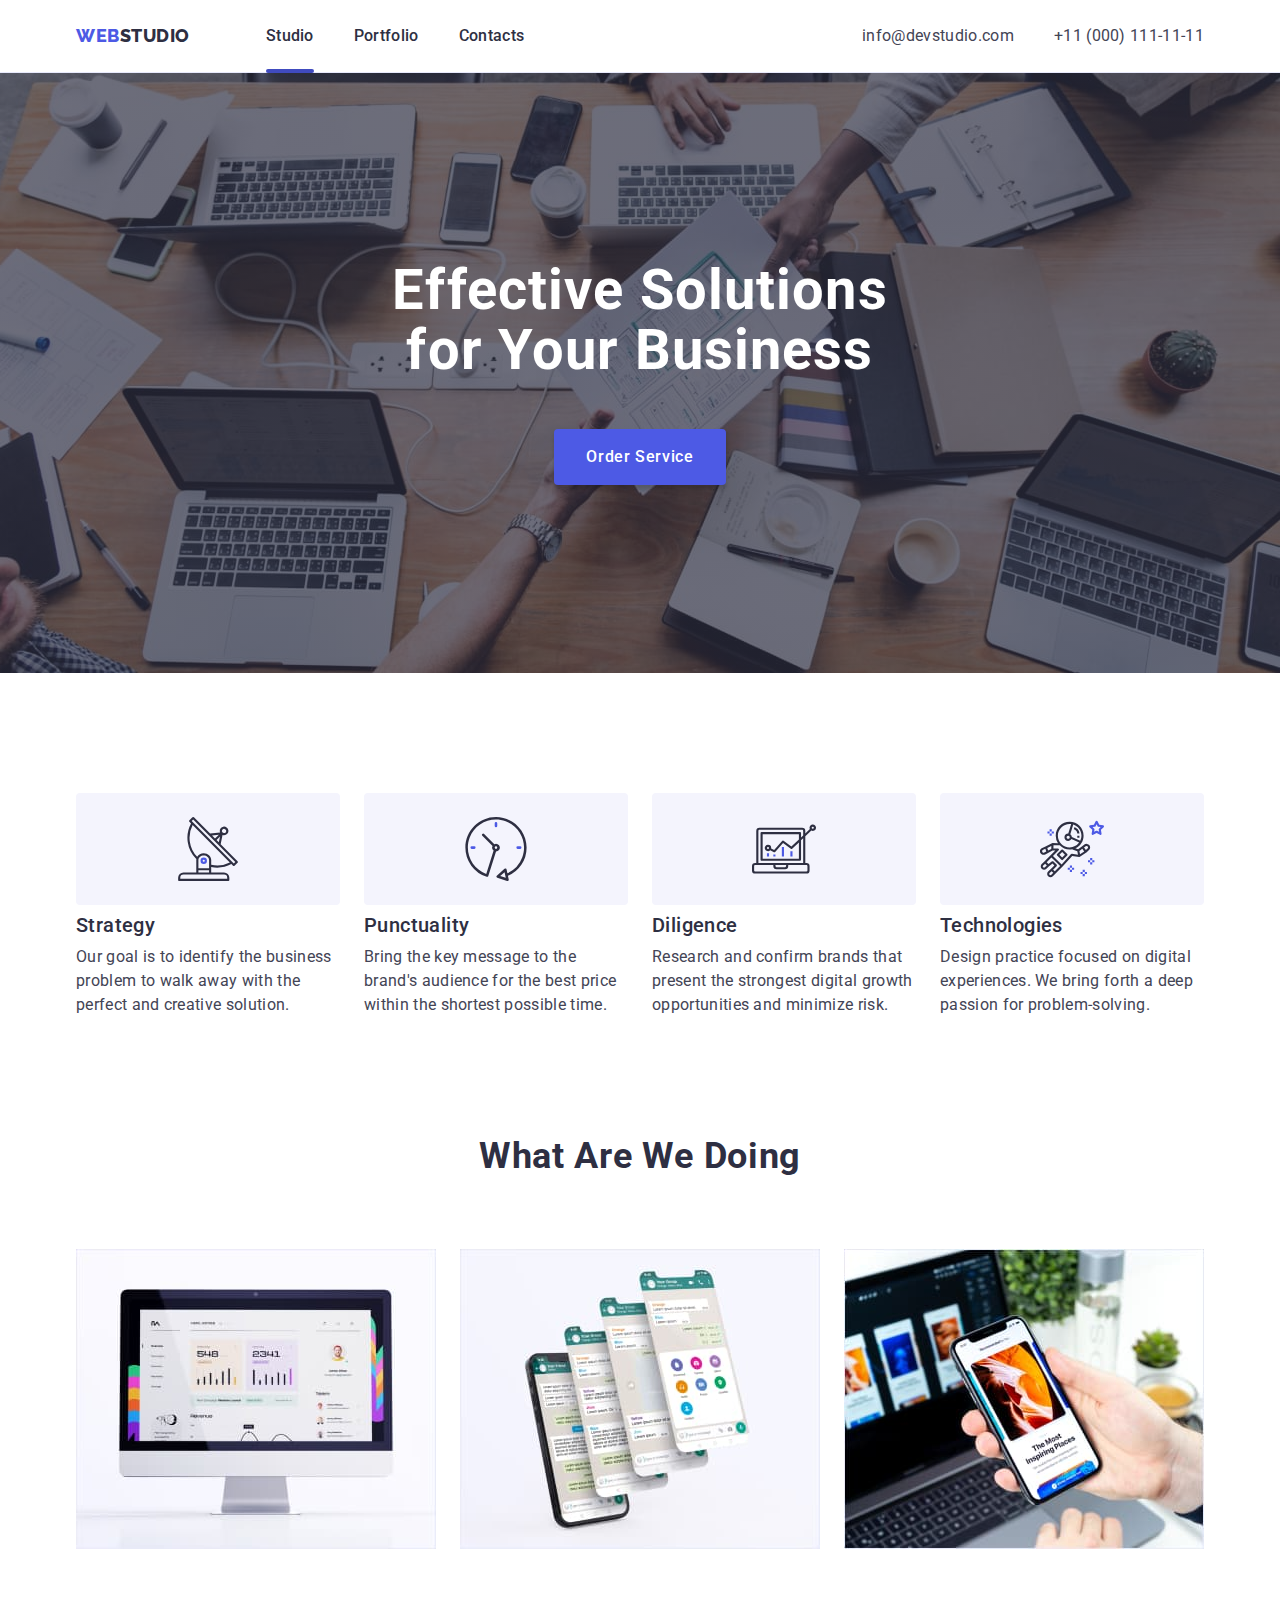
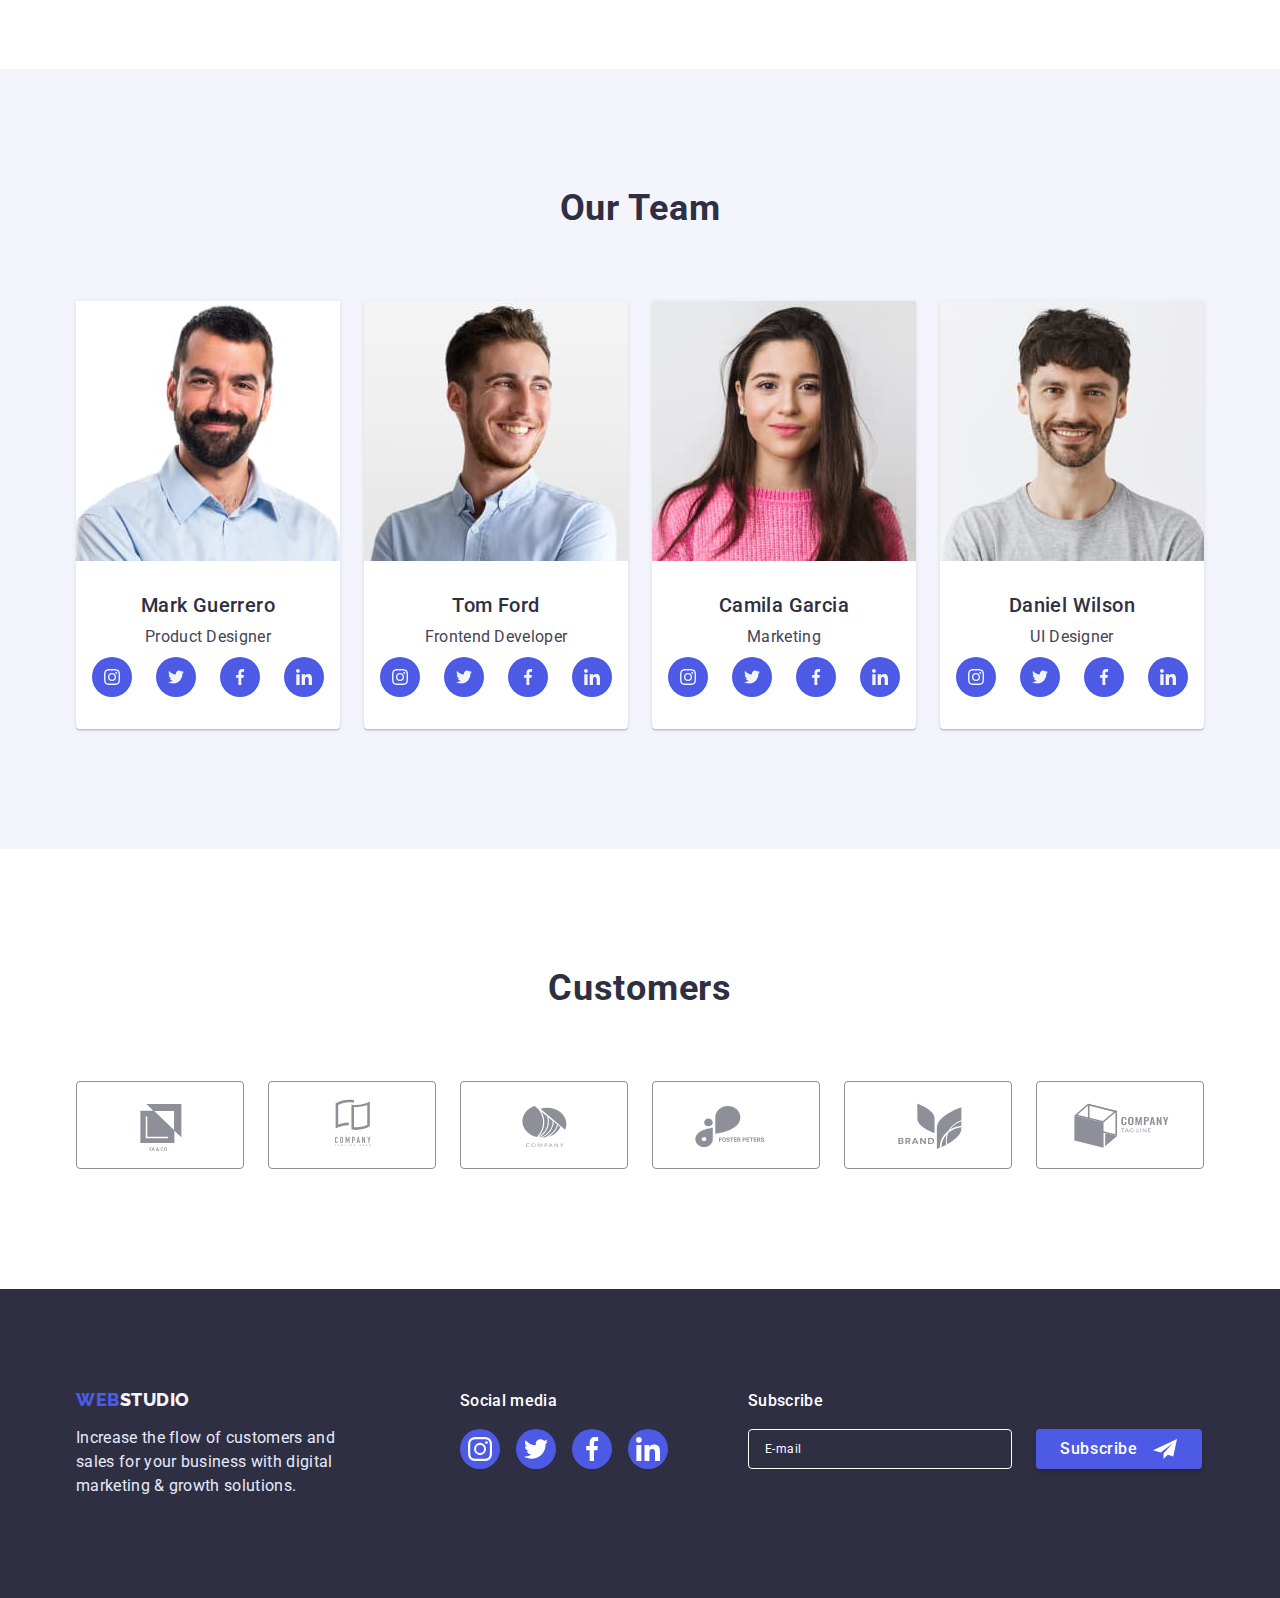
<file: index.html>
<!DOCTYPE html>
<html lang="en">
  <head>
    <meta charset="UTF-8" />
    <meta http-equiv="X-UA-Compatible" content="IE=edge" />
    <meta name="viewport" content="width=device-width, initial-scale=1.0" />
    <title>Webstudio</title>
    <link rel="preconnect" href="https://fonts.googleapis.com" />
    <link rel="preconnect" href="https://fonts.gstatic.com" crossorigin />
    <link
      href="https://fonts.googleapis.com/css2?family=Raleway:wght@800&family=Roboto:wght@400;500;700;900&display=swap"
      rel="stylesheet"
    />
    <link
      rel="stylesheet"
      href="https://cdnjs.cloudflare.com/ajax/libs/modern-normalize/1.1.0/modern-normalize.min.css"
    />
    <link rel="stylesheet" href="./css/styles.css" />
  </head>
  <body>
    <!-- Header -->
    <header class="page-header">
      <div class="container header-container">
        <nav class="page-header-nav">
          <a class="logo link" href="./index.html"
            >Web<span class="logo-part-header">Studio</span></a
          >
          <ul class="site-nav list">
            <li class="site-nav-item">
              <a class="site-nav-link current link" href="./index.html"
                >Studio</a
              >
            </li>
            <li class="site-nav-item">
              <a class="site-nav-link link" href="./portfolio.html"
                >Portfolio</a
              >
            </li>
            <li class="site-nav-item">
              <a class="site-nav-link link" href="">Contacts</a>
            </li>
          </ul>
        </nav>
        <address class="feedback">
          <ul class="contacts list">
            <li class="contacts-item">
              <a
                class="contacts-item-link link"
                href="mailto:info@devstudio.com"
                >info@devstudio.com</a
              >
            </li>
            <li class="contacts-item">
              <a class="contacts-item-link link" href="tel:+110001111111"
                >+11 (000) 111-11-11</a
              >
            </li>
          </ul>
        </address>
      </div>
    </header>
    <main>
      <!-- Hero -->
      <section class="hero">
        <div class="container hero-container">
          <h1 class="hero-title">Effective Solutions for Your Business</h1>
          <button class="hero-btn" data-modal-open type="button">
            Order Service
          </button>
        </div>
      </section>
      <!-- Skills -->
      <section class="skills section">
        <div class="container">
          <h2 class="skills-title hidden-title">Our Skills</h2>
          <ul class="skills-list list">
            <li class="skills-list-item antena">
              <div class="skills-img">
                <svg class="skills-icon">
                  <use href="./images/icons.svg#icon-antenna"></use>
                </svg>
              </div>
              <h3 class="skills-list-title block-title">Strategy</h3>
              <p class="skills-list-text main-text">
                Our goal is to identify the business problem to walk away with
                the perfect and creative solution.
              </p>
            </li>
            <li class="skills-list-item clock">
              <div class="skills-img">
                <svg class="skills-icon">
                  <use href="./images/icons.svg#icon-clock"></use>
                </svg>
              </div>
              <h3 class="skills-list-title block-title">Punctuality</h3>
              <p class="skills-list-text main-text">
                Bring the key message to the brand's audience for the best price
                within the shortest possible time.
              </p>
            </li>
            <li class="skills-list-item diagram">
              <div class="skills-img">
                <svg class="skills-icon">
                  <use href="./images/icons.svg#icon-diagram"></use>
                </svg>
              </div>
              <h3 class="skills-list-title block-title">Diligence</h3>
              <p class="skills-list-text main-text">
                Research and confirm brands that present the strongest digital
                growth opportunities and minimize risk.
              </p>
            </li>
            <li class="skills-list-item astronaut">
              <div class="skills-img">
                <svg class="skills-icon">
                  <use href="./images/icons.svg#icon-astronaut"></use>
                </svg>
              </div>
              <h3 class="skills-list-title block-title">Technologies</h3>
              <p class="skills-list-text main-text">
                Design practice focused on digital experiences. We bring forth a
                deep passion for problem-solving.
              </p>
            </li>
          </ul>
        </div>
      </section>
      <!-- Technologies -->
      <section class="technologies section">
        <div class="container">
          <h2 class="section-title techno-title">What are we doing</h2>
          <ul class="products-list list">
            <li class="products-item">
              <img
                src="./images/web-sites.jpg"
                alt="web-site on laptop"
                width="360"
              />
              <h3 class="hidden-title">Websites</h3>
            </li>
            <li class="products-item">
              <img src="./images/apps.jpg" alt="smartphone" width="360" />
              <h3 class="hidden-title">Apps</h3>
            </li>
            <li class="products-item">
              <img
                src="./images/interaction.jpg"
                alt="phone&laptop"
                width="360"
              />
              <h3 class="hidden-title">Design</h3>
            </li>
          </ul>
        </div>
      </section>
      <!-- Team -->
      <section class="team section">
        <div class="container team-container">
          <h2 class="section-title team-title">Our Team</h2>
          <ul class="team-list list">
            <li class="team-list-item">
              <img
                src="./images/team-card1.jpg"
                alt="smiling man"
                width="264"
              />
              <div class="team-item-descr">
                <h3 class="team-item-title block-title">Mark Guerrero</h3>
                <p class="team-item-text main-text">Product Designer</p>
                <ul class="team-contact-list list">
                  <li class="team-contact-item">
                    <a href="" class="team-contact-link link"
                      ><svg class="team-contact-icon icon">
                        <use
                          href="./images/icons.svg#icon-instagram-m"
                        ></use></svg
                    ></a>
                  </li>
                  <li class="team-contact-item">
                    <a href="" class="team-contact-link link"
                      ><svg class="team-contact-icon icon">
                        <use
                          href="./images/icons.svg#icon-twitter-m"
                        ></use></svg
                    ></a>
                  </li>
                  <li class="team-contact-item">
                    <a href="" class="team-contact-link link"
                      ><svg class="team-contact-icon icon">
                        <use
                          href="./images/icons.svg#icon-facebook-m"
                        ></use></svg
                    ></a>
                  </li>
                  <li class="team-contact-item">
                    <a href="" class="team-contact-link link"
                      ><svg class="team-contact-icon icon">
                        <use
                          href="./images/icons.svg#icon-linkedin-m"
                        ></use></svg
                    ></a>
                  </li>
                </ul>
              </div>
            </li>
            <li class="team-list-item">
              <img
                src="./images/team-card2.jpg"
                alt="smiling man"
                width="264"
              />
              <div class="team-item-descr">
                <h3 class="team-item-title block-title">Tom Ford</h3>
                <p class="team-item-text main-text">Frontend Developer</p>
                <ul class="team-contact-list list">
                  <li class="team-contact-item">
                    <a href="" class="team-contact-link link"
                      ><svg class="team-contact-icon icon">
                        <use
                          href="./images/icons.svg#icon-instagram-m"
                        ></use></svg
                    ></a>
                  </li>
                  <li class="team-contact-item">
                    <a href="" class="team-contact-link link"
                      ><svg class="team-contact-icon icon">
                        <use
                          href="./images/icons.svg#icon-twitter-m"
                        ></use></svg
                    ></a>
                  </li>
                  <li class="team-contact-item">
                    <a href="" class="team-contact-link link"
                      ><svg class="team-contact-icon icon">
                        <use
                          href="./images/icons.svg#icon-facebook-m"
                        ></use></svg
                    ></a>
                  </li>
                  <li class="team-contact-item">
                    <a href="" class="team-contact-link link"
                      ><svg class="team-contact-icon icon">
                        <use
                          href="./images/icons.svg#icon-linkedin-m"
                        ></use></svg
                    ></a>
                  </li>
                </ul>
              </div>
            </li>
            <li class="team-list-item">
              <img
                src="./images/team-card3.jpg"
                alt="smiling woman"
                width="264"
              />
              <div class="team-item-descr">
                <h3 class="team-item-title block-title">Camila Garcia</h3>
                <p class="team-item-text main-text">Marketing</p>
                <ul class="team-contact-list list">
                  <li class="team-contact-item">
                    <a href="" class="team-contact-link link"
                      ><svg class="team-contact-icon icon">
                        <use
                          href="./images/icons.svg#icon-instagram-m"
                        ></use></svg
                    ></a>
                  </li>
                  <li class="team-contact-item">
                    <a href="" class="team-contact-link link"
                      ><svg class="team-contact-icon icon">
                        <use
                          href="./images/icons.svg#icon-twitter-m"
                        ></use></svg
                    ></a>
                  </li>
                  <li class="team-contact-item">
                    <a href="" class="team-contact-link link"
                      ><svg class="team-contact-icon icon">
                        <use
                          href="./images/icons.svg#icon-facebook-m"
                        ></use></svg
                    ></a>
                  </li>
                  <li class="team-contact-item">
                    <a href="" class="team-contact-link link"
                      ><svg class="team-contact-icon icon">
                        <use
                          href="./images/icons.svg#icon-linkedin-m"
                        ></use></svg
                    ></a>
                  </li>
                </ul>
              </div>
            </li>
            <li class="team-list-item">
              <img
                src="./images/team-card4.jpg"
                alt="smiling man"
                width="264"
              />
              <div class="team-item-descr">
                <h3 class="team-item-title block-title">Daniel Wilson</h3>
                <p class="team-item-text main-text">UI Designer</p>
                <ul class="team-contact-list list">
                  <li class="team-contact-item">
                    <a href="" class="team-contact-link link"
                      ><svg class="team-contact-icon icon">
                        <use
                          href="./images/icons.svg#icon-instagram-m"
                        ></use></svg
                    ></a>
                  </li>
                  <li class="team-contact-item">
                    <a href="" class="team-contact-link link"
                      ><svg class="team-contact-icon icon">
                        <use
                          href="./images/icons.svg#icon-twitter-m"
                        ></use></svg
                    ></a>
                  </li>
                  <li class="team-contact-item">
                    <a href="" class="team-contact-link link"
                      ><svg class="team-contact-icon icon">
                        <use
                          href="./images/icons.svg#icon-facebook-m"
                        ></use></svg
                    ></a>
                  </li>
                  <li class="team-contact-item">
                    <a href="" class="team-contact-link link"
                      ><svg class="team-contact-icon icon">
                        <use
                          href="./images/icons.svg#icon-linkedin-m"
                        ></use></svg
                    ></a>
                  </li>
                </ul>
              </div>
            </li>
          </ul>
        </div>
      </section>
      <!-- Customers -->
      <section class="customers section">
        <div class="container">
          <h2 class="section-title customers-title">Customers</h2>
          <ul class="customers-list list">
            <li class="customer">
              <a href="" class="customer-link link"
                ><svg class="customer-icon icon">
                  <use href="./images/icons.svg#icon-brand1"></use></svg
              ></a>
            </li>
            <li class="customer">
              <a href="" class="customer-link link"
                ><svg class="customer-icon icon">
                  <use href="./images/icons.svg#icon-brand2"></use></svg
              ></a>
            </li>
            <li class="customer">
              <a href="" class="customer-link link"
                ><svg class="customer-icon icon">
                  <use href="./images/icons.svg#icon-brand3"></use></svg
              ></a>
            </li>
            <li class="customer">
              <a href="" class="customer-link link"
                ><svg class="customer-icon icon">
                  <use href="./images/icons.svg#icon-brand4"></use></svg
              ></a>
            </li>
            <li class="customer">
              <a href="" class="customer-link link"
                ><svg class="customer-icon icon">
                  <use href="./images/icons.svg#icon-brand5"></use></svg
              ></a>
            </li>
            <li class="customer">
              <a href="" class="customer-link link"
                ><svg class="customer-icon icon">
                  <use href="./images/icons.svg#icon-brand6"></use></svg
              ></a>
            </li>
          </ul>
        </div>
      </section>
    </main>
    <!-- Footer -->
    <footer class="business-card">
      <div class="container footer-container">
        <div class="logo-slogan">
          <a href="./index.html" class="logo link"
            >Web<span class="logo-part-footer">Studio</span></a
          >
          <p class="business-card-text main-text">
            Increase the flow of customers and sales for your business with
            digital marketing & growth solutions.
          </p>
        </div>
        <div class="company-media">
          <p class="media-name main-text">Social media</p>
          <ul class="company-media-list list">
            <li class="company-media-item">
              <a href="" class="company-media-link link"
                ><svg class="company-media-icon icon">
                  <use href="./images/icons.svg#icon-instagram-m"></use></svg
              ></a>
            </li>
            <li class="company-media-item">
              <a href="" class="company-media-link link"
                ><svg class="company-media-icon icon">
                  <use href="./images/icons.svg#icon-twitter-m"></use></svg
              ></a>
            </li>
            <li class="company-media-item">
              <a href="" class="company-media-link link"
                ><svg class="company-media-icon icon">
                  <use href="./images/icons.svg#icon-facebook-m"></use></svg
              ></a>
            </li>
            <li class="company-media-item">
              <a href="" class="company-media-link link"
                ><svg class="company-media-icon icon">
                  <use href="./images/icons.svg#icon-linkedin-m"></use></svg
              ></a>
            </li>
          </ul>
        </div>
        <!-- Footer form subscribe -->
        <div class="footer-subscribe">
          <p class="subcribe-form-title main-text">Subscribe</p>
          <form class="subscribe-form">
            <div class="subscribe-wrap">
              <label for="subscribe-email" class="subscribe-label"></label>
              <div class="subscribe-input-wrap">
                <input
                  class="subscribe-input"
                  type="text"
                  name="subscribe-email"
                  required
                  id="subscribe-email"
                  placeholder="E-mail"
                />
              </div>
            </div>
            <!-- <div class="modal-subscribe-btn"> -->
            <button class="subscribe-btn" type="submit">
              Subscribe<svg class="subscribe-icon" width="24" height="24">
                <use href="./images/icons.svg#icon-subscribe"></use>
              </svg>
            </button>
            <!-- </div> -->
          </form>
        </div>
      </div>
    </footer>
    <!-- Modal window -->
    <div class="backdrop is-hidden" data-modal>
      <div class="modal">
        <button data-modal-close type="button" class="modal-close">
          <svg class="modal-close-image">
            <use href="./images/icons.svg#icon-modal-close"></use>
          </svg>
        </button>
        <p class="modal-title main-text">
          Leave your contacts and we will call you back
        </p>
        <form class="modal-form">
          <div class="modal-wrap">
            <label for="user-name" class="modal-label-text">Name</label>
            <div class="input-wrap">
              <input
                class="modal-input"
                type="text"
                name="user-name"
                required
                id="user-name"
              />
              <svg class="modal-input-icon" width="18" height="24">
                <use href="./images/icons.svg#icon-person-user"></use>
              </svg>
            </div>
          </div>
          <div class="modal-wrap">
            <label for="user-phone" class="modal-label-text">Phone</label>
            <div class="input-wrap">
              <input
                class="modal-input"
                type="tel"
                name="user-phone"
                required
                id="user-phone"
              />
              <svg class="modal-input-icon" width="18" height="24">
                <use href="./images/icons.svg#icon-phone"></use>
              </svg>
            </div>
          </div>
          <div class="modal-wrap">
            <label for="user-email" class="modal-label-text">Email</label>
            <div class="input-wrap">
              <input
                class="modal-input"
                type="email"
                name="user-email"
                required
                id="user-email"
              />
              <svg class="modal-input-icon" width="18" height="24">
                <use href="./images/icons.svg#icon-email"></use>
              </svg>
            </div>
          </div>
          <div class="modal-wrap">
            <label for="user-comment" class="modal-label-text">Comment</label>
            <textarea
              name="user-comment"
              id="user-comment"
              class="modal-textarea"
              placeholder="Text input"
            ></textarea>
            <div class="modal-field">
              <input
                class="modal-check visually-hidden"
                id="privacy"
                name="user-privacy"
                type="checkbox"
                value="true"
              />
              <label class="check-privacy" for="privacy">
                <span class="privacy-policy-text">
                  <svg class="check-privacy-icon" width="10" height="8">
                    <use href="./images/icons.svg#icon-select"></use>
                  </svg> </span
                >I accept the terms and conditions of the
                <a class="privacy-policy-link" href="">Privacy Policy</a>
              </label>
            </div>
          </div>
          <button class="modal-send-btn hero-btn" type="submit">Send</button>
        </form>
      </div>
    </div>
    <script src="./js/modal.js"></script>
  </body>
</html>
</file>
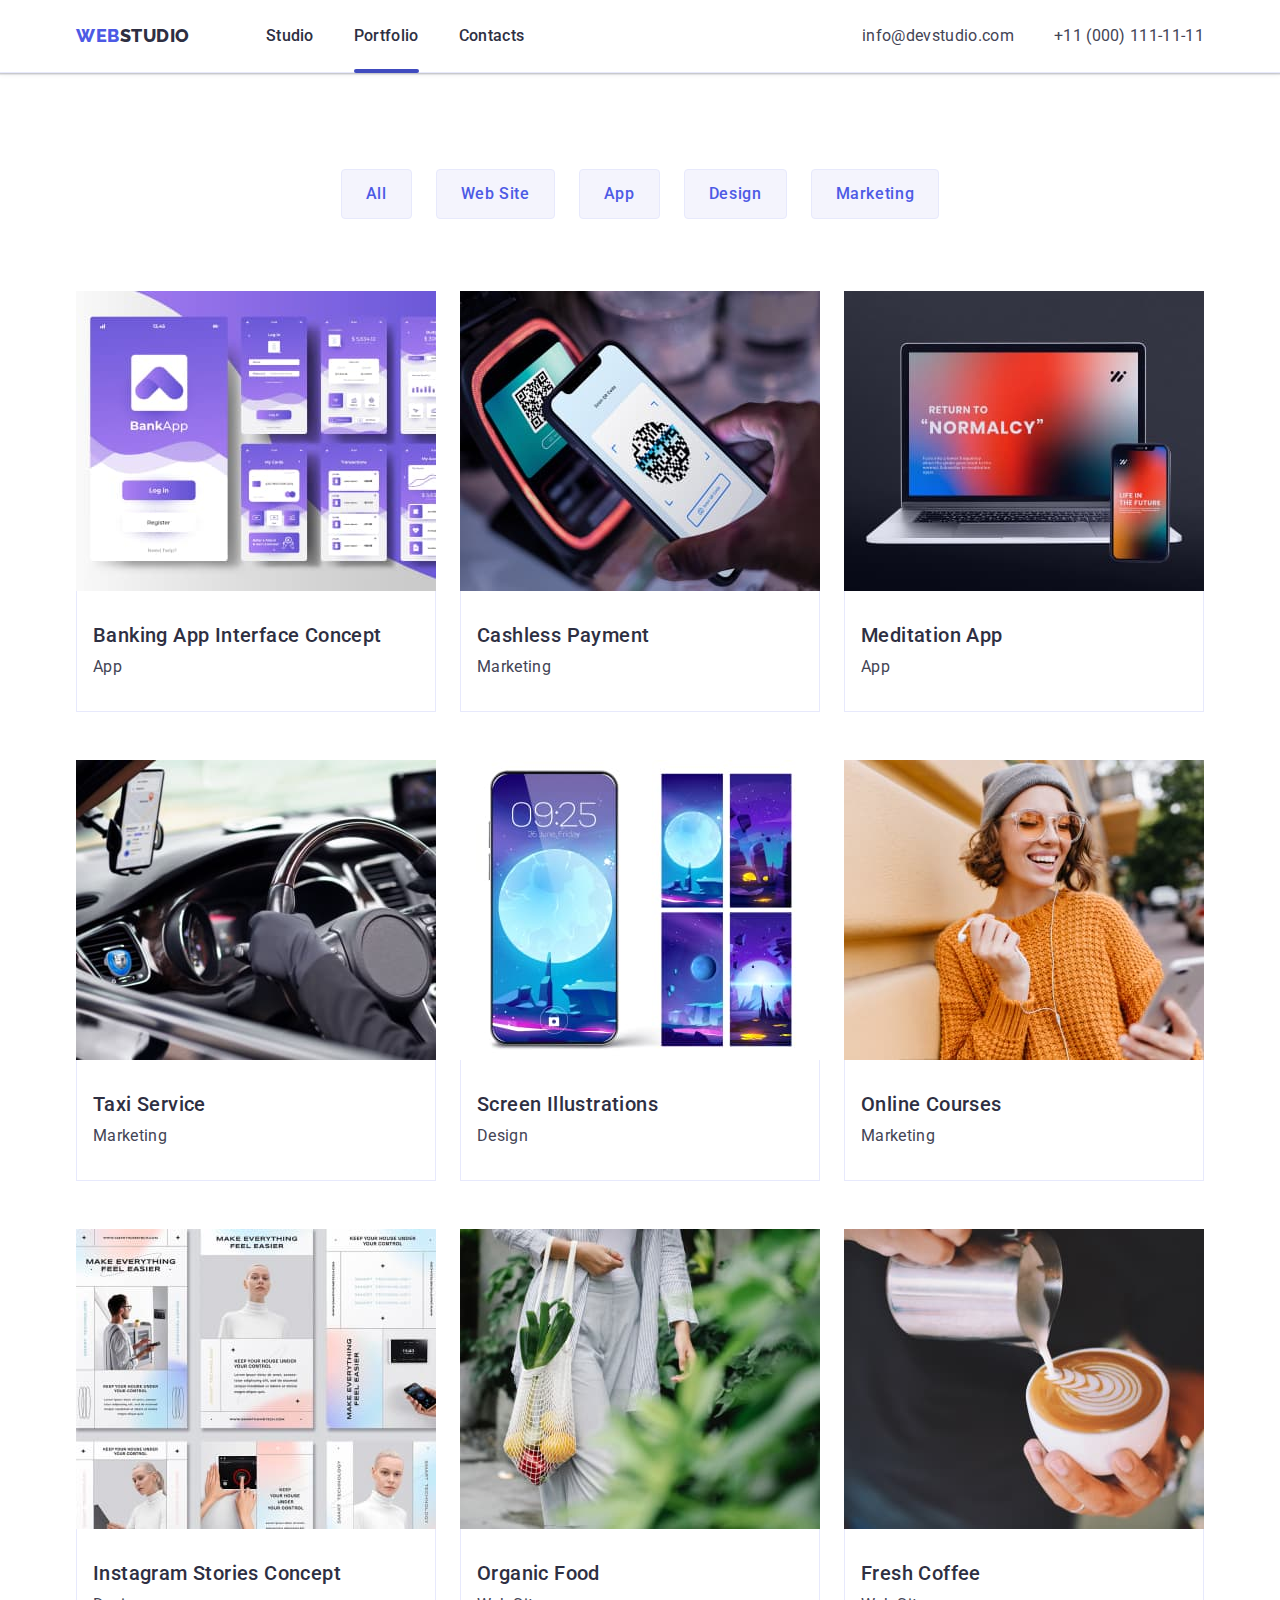
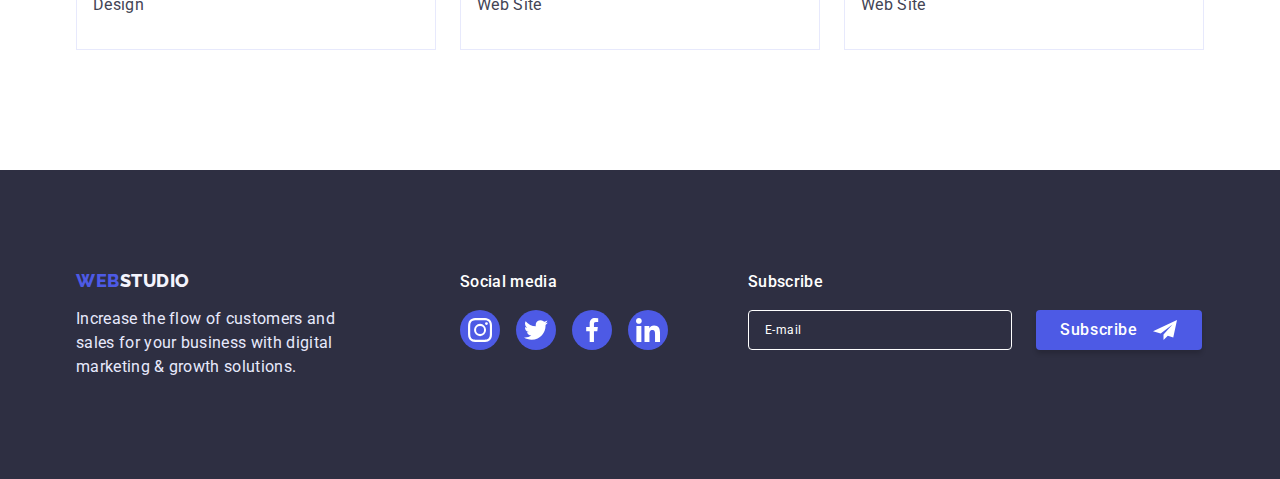
<file: portfolio.html>
<!DOCTYPE html>
<html lang="en">
  <head>
    <meta charset="UTF-8" />
    <meta http-equiv="X-UA-Compatible" content="IE=edge" />
    <meta name="viewport" content="width=device-width, initial-scale=1.0" />
    <title>Portfolio</title>
    <link rel="preconnect" href="https://fonts.googleapis.com" />
    <link rel="preconnect" href="https://fonts.gstatic.com" crossorigin />
    <link
      href="https://fonts.googleapis.com/css2?family=Raleway:wght@800&family=Roboto:wght@400;500;700;900&display=swap"
      rel="stylesheet"
    />
    <link
      rel="stylesheet"
      href="https://cdnjs.cloudflare.com/ajax/libs/modern-normalize/1.1.0/modern-normalize.min.css"
    />
    <link rel="stylesheet" href="./css/styles.css" />
  </head>
  <body>
    <!-- Header -->
    <header class="page-header">
      <div class="container header-container">
        <nav class="page-header-nav">
          <a class="logo link" href="./index.html"
            >Web<span class="logo-part-header">Studio</span></a
          >
          <ul class="site-nav list">
            <li class="site-nav-item">
              <a class="site-nav-link link" href="./index.html">Studio</a>
            </li>
            <li class="site-nav-item">
              <a class="site-nav-link current link" href="./portfolio.html"
                >Portfolio</a
              >
            </li>
            <li class="site-nav-item">
              <a class="site-nav-link link" href="">Contacts</a>
            </li>
          </ul>
        </nav>
        <address class="feedback">
          <ul class="contacts list">
            <li class="contacts-item">
              <a
                class="contacts-item-link link"
                href="mailto:info@devstudio.com"
                >info@devstudio.com</a
              >
            </li>
            <li class="contacts-item">
              <a class="contacts-item-link link" href="tel:+110001111111"
                >+11 (000) 111-11-11</a
              >
            </li>
          </ul>
        </address>
      </div>
    </header>
    <main>
      <!-- Main -->
      <section class="examples">
        <div class="container">
          <h1 class="examples-title hidden-title">Portfolio</h1>
          <!-- Filter -->
          <ul class="filter-list list">
            <li><button class="filter-nav" type="button">All</button></li>
            <li>
              <button class="filter-nav" type="button">Web Site</button>
            </li>
            <li><button class="filter-nav" type="button">App</button></li>
            <li><button class="filter-nav" type="button">Design</button></li>
            <li>
              <button class="filter-nav" type="button">Marketing</button>
            </li>
          </ul>
          <!-- Portfolio -->
          <ul class="portfolio-list list">
            <li class="portfolio-item">
              <a class="porfolio-link link" href="">
                <div class="portfolio-card-wrap">
                  <img
                    class="portfolio-card"
                    src="./images/portfolio/BankingApp.jpg"
                    alt="bank app's phone screens"
                    width="360"
                  />
                  <p class="portfolio-cover-text main-text">
                    14 Stylish and User-Friendly App Design Concepts · Task
                    Manager App · Calorie Tracker App · Exotic Fruit Ecommerce
                    App · Cloud Storage App
                  </p>
                </div>
                <div class="portfolio-item-descr">
                  <h2 class="portfolio-item-title block-title">
                    Banking App Interface Concept
                  </h2>
                  <p class="portfolio-item-text main-text">App</p>
                </div>
              </a>
            </li>
            <li class="portfolio-item">
              <a class="porfolio-link link" href="">
                <div class="portfolio-card-wrap">
                  <img
                    class="portfolio-card"
                    src="./images/portfolio/CashlessPayment.jpg"
                    alt="smartphone in the hand"
                    width="360"
                  />
                  <p class="portfolio-cover-text main-text">
                    14 Stylish and User-Friendly App Design Concepts · Task
                    Manager App · Calorie Tracker App · Exotic Fruit Ecommerce
                    App · Cloud Storage App
                  </p>
                </div>
                <div class="portfolio-item-descr">
                  <h2 class="portfolio-item-title block-title">
                    Cashless Payment
                  </h2>
                  <p class="portfolio-item-text main-text">Marketing</p>
                </div></a
              >
            </li>
            <li class="portfolio-item">
              <a class="porfolio-link link" href="">
                <div class="portfolio-card-wrap">
                  <img
                    class="portfolio-card"
                    src="./images/portfolio/MeditaionApp.jpg"
                    alt="laptop and smartphone"
                    width="360"
                  />
                  <p class="portfolio-cover-text main-text">
                    14 Stylish and User-Friendly App Design Concepts · Task
                    Manager App · Calorie Tracker App · Exotic Fruit Ecommerce
                    App · Cloud Storage App
                  </p>
                </div>
                <div class="portfolio-item-descr">
                  <h2 class="portfolio-item-title block-title">
                    Meditation App
                  </h2>
                  <p class="portfolio-item-text main-text">App</p>
                </div></a
              >
            </li>
            <li class="portfolio-item">
              <a class="porfolio-link link" href="">
                <div class="portfolio-card-wrap">
                  <img
                    class="portfolio-card"
                    src="./images/portfolio/TaxiService.jpg"
                    alt="taxi driver in a car"
                    width="360"
                  />
                  <p class="portfolio-cover-text main-text">
                    14 Stylish and User-Friendly App Design Concepts · Task
                    Manager App · Calorie Tracker App · Exotic Fruit Ecommerce
                    App · Cloud Storage App
                  </p>
                </div>
                <div class="portfolio-item-descr">
                  <h2 class="portfolio-item-title block-title">Taxi Service</h2>
                  <p class="portfolio-item-text main-text">Marketing</p>
                </div></a
              >
            </li>
            <li class="portfolio-item">
              <a class="porfolio-link link" href="">
                <div class="portfolio-card-wrap">
                  <img
                    class="portfolio-card"
                    src="./images/portfolio/ScreenIllustrations.jpg"
                    alt="smartphone's screen examples"
                    width="360"
                  />
                  <p class="portfolio-cover-text main-text">
                    14 Stylish and User-Friendly App Design Concepts · Task
                    Manager App · Calorie Tracker App · Exotic Fruit Ecommerce
                    App · Cloud Storage App
                  </p>
                </div>
                <div class="portfolio-item-descr">
                  <h2 class="portfolio-item-title block-title">
                    Screen Illustrations
                  </h2>
                  <p class="portfolio-item-text main-text">Design</p>
                </div></a
              >
            </li>
            <li class="portfolio-item">
              <a class="porfolio-link link" href="">
                <div class="portfolio-card-wrap">
                  <img
                    class="portfolio-card"
                    src="./images/portfolio/OnlineCourses.jpg"
                    alt="smiling women with smartphone"
                    width="360"
                  />
                  <p class="portfolio-cover-text main-text">
                    14 Stylish and User-Friendly App Design Concepts · Task
                    Manager App · Calorie Tracker App · Exotic Fruit Ecommerce
                    App · Cloud Storage App
                  </p>
                </div>
                <div class="portfolio-item-descr">
                  <h2 class="portfolio-item-title block-title">
                    Online Courses
                  </h2>
                  <p class="portfolio-item-text main-text">Marketing</p>
                </div></a
              >
            </li>
            <li class="portfolio-item">
              <a class="porfolio-link link" href="">
                <div class="portfolio-card-wrap">
                  <img
                    class="portfolio-card"
                    src="./images/portfolio/InstagramStories.jpg"
                    alt="smart home app examples"
                    width="360"
                  />
                  <p class="portfolio-cover-text main-text">
                    14 Stylish and User-Friendly App Design Concepts · Task
                    Manager App · Calorie Tracker App · Exotic Fruit Ecommerce
                    App · Cloud Storage App
                  </p>
                </div>
                <div class="portfolio-item-descr">
                  <h2 class="portfolio-item-title block-title">
                    Instagram Stories Concept
                  </h2>
                  <p class="portfolio-item-text main-text">Design</p>
                </div></a
              >
            </li>
            <li class="portfolio-item">
              <a class="porfolio-link link" href="">
                <div class="portfolio-card-wrap">
                  <img
                    class="portfolio-card"
                    src="./images/portfolio/OrganicFood.jpg"
                    alt="bag with food on the arm"
                    width="360"
                  />
                  <p class="portfolio-cover-text main-text">
                    14 Stylish and User-Friendly App Design Concepts · Task
                    Manager App · Calorie Tracker App · Exotic Fruit Ecommerce
                    App · Cloud Storage App
                  </p>
                </div>
                <div class="portfolio-item-descr">
                  <h2 class="portfolio-item-title block-title">Organic Food</h2>
                  <p class="portfolio-item-text main-text">Web Site</p>
                </div></a
              >
            </li>
            <li class="portfolio-item">
              <a class="porfolio-link link" href="">
                <div class="portfolio-card-wrap">
                  <img
                    class="portfolio-card"
                    src="./images/portfolio/FreshCoffee.jpg"
                    alt="capuchino making"
                    width="360"
                  />
                  <p class="portfolio-cover-text main-text">
                    14 Stylish and User-Friendly App Design Concepts · Task
                    Manager App · Calorie Tracker App · Exotic Fruit Ecommerce
                    App · Cloud Storage App
                  </p>
                </div>
                <div class="portfolio-item-descr">
                  <h2 class="portfolio-item-title block-title">Fresh Coffee</h2>
                  <p class="portfolio-item-text main-text">Web Site</p>
                </div></a
              >
            </li>
          </ul>
        </div>
      </section>
    </main>
    <!-- Footer -->
    <footer class="business-card">
      <div class="container footer-container">
        <div class="logo-slogan">
          <a href="./index.html" class="logo link"
            >Web<span class="logo-part-footer">Studio</span></a
          >
          <p class="business-card-text main-text">
            Increase the flow of customers and sales for your business with
            digital marketing & growth solutions.
          </p>
        </div>
        <div class="company-media">
          <p class="media-name main-text">Social media</p>
          <ul class="company-media-list list">
            <li class="company-media-item">
              <a href="" class="company-media-link link"
                ><svg class="company-media-icon icon">
                  <use href="./images/icons.svg#icon-instagram-m"></use></svg
              ></a>
            </li>
            <li class="company-media-item">
              <a href="" class="company-media-link link"
                ><svg class="company-media-icon icon">
                  <use href="./images/icons.svg#icon-twitter-m"></use></svg
              ></a>
            </li>
            <li class="company-media-item">
              <a href="" class="company-media-link link"
                ><svg class="company-media-icon icon">
                  <use href="./images/icons.svg#icon-facebook-m"></use></svg
              ></a>
            </li>
            <li class="company-media-item">
              <a href="" class="company-media-link link"
                ><svg class="company-media-icon icon">
                  <use href="./images/icons.svg#icon-linkedin-m"></use></svg
              ></a>
            </li>
          </ul>
        </div>
        <!-- Footer form subscribe -->
        <div class="footer-subscribe">
          <p class="subcribe-form-title main-text">Subscribe</p>
          <form class="subscribe-form">
            <div class="subscribe-wrap">
              <label for="subscribe-email" class="subscribe-label"></label>
              <div class="subscribe-input-wrap">
                <input
                  class="subscribe-input"
                  type="text"
                  name="subscribe-email"
                  required
                  id="subscribe-email"
                  placeholder="E-mail"
                />
              </div>
            </div>
            <!-- <div class="modal-subscribe-btn"> -->
            <button class="subscribe-btn" type="submit">
              Subscribe<svg class="subscribe-icon" width="24" height="24">
                <use href="./images/icons.svg#icon-subscribe"></use>
              </svg>
            </button>
            <!-- </div> -->
          </form>
        </div>
      </div>
    </footer>
  </body>
</html>
</file>
<file: css/styles.css>
:root {
  --primary-text-color: #434455;
  --headers-text-color: #2e2f42;
  --footer-main-text-color: #e7e9fc;
  --active-color: #4d5ae5;
  --btn-active-color: #404bbf;
  --primary-white-color: #ffffff;
  --btns-color: #f4f4fd;
  --customers-color-grey: #8e8f99;
  --accent-green: #31d0aa;
  --backdrop-background: rgba(46, 47, 66, 0.4);
  --modal-background: #fcfcfc;
}

body {
  color: var(--primary-text-color);
  font-family: "Roboto", sans-serif;
  background-color: var(--primary-white-color);
}

/* Reset */
p,
h1,
h2,
h3,
h4,
h5,
h6,
ul {
  margin: 0;
  padding: 0;
}

img {
  display: block;
  max-width: 100%;
  height: auto;
}

button {
  font-family: inherit;
}

a:focus,
button:focus {
  outline-color: var(--btn-active-color);
}

.link {
  text-decoration: none;
}

.list {
  padding: 0;
  margin: 0;
  list-style: none;
}

.container {
  margin: 0 auto;
  padding: 0 15px;
  max-width: 1158px;
  /* outline: 2px solid tomato; */
}

.section {
  padding: 120px 0;
}

.hidden-title {
  position: absolute;
  width: 1px;
  height: 1px;
  margin: -1px;
  border: 0;
  padding: 0;
  white-space: nowrap;
  clip-path: inset(100%);
  clip: rect(0 0 0 0);
  overflow: hidden;
}

.visually-hidden {
  position: absolute;
  width: 1px;
  height: 1px;
  margin: -1px;
  border: 0;
  padding: 0;

  white-space: nowrap;
  clip-path: inset(100%);
  clip: rect(0 0 0 0);
  overflow: hidden;
}

/* Header */

.page-header {
  border-bottom: 1px solid var(--footer-main-text-color);
  box-shadow: 0px 2px 1px rgba(46, 47, 66, 0.08),
    0px 1px 1px rgba(46, 47, 66, 0.16), 0px 1px 6px rgba(46, 47, 66, 0.08);
}

.header-container {
  display: flex;
  /* або можливо через margin-right: auto  */
  justify-content: space-between;
  align-items: center;
}

.page-header-nav {
  display: flex;
  align-items: center;
  /* margin-right: auto; */
}

.site-nav {
  display: flex;
  gap: 40px;
  margin-left: 76px;
}

.contacts {
  display: flex;
  gap: 40px;
}

.logo {
  font-family: "Raleway", sans-serif;
  font-weight: 800;
  font-size: 18px;
  line-height: 1.17;
  letter-spacing: 0.03em;
  text-transform: uppercase;
  color: var(--active-color);
}
.logo-part-header {
  color: var(--headers-text-color);
}

.site-nav-link.current {
  position: relative;
}

.site-nav-link.current::after {
  content: "";
  position: absolute;
  left: 0;
  bottom: -1px;
  /* margin-top: 45px; */
  /* top: 100%; */
  width: 100%;
  height: 4px;
  background-color: var(--btn-active-color);
  border-radius: 2px;
}

.site-nav-link {
  display: block;
  padding-top: 24px;
  padding-bottom: 24px;
  font-weight: 500;
  font-size: 16px;
  line-height: 1.5;
  letter-spacing: 0.02em;
  color: var(--headers-text-color);
  transition: color 250ms cubic-bezier(0.4, 0, 0.2, 1);
}
.site-nav-link:hover,
.site-nav-link:focus {
  color: var(--btn-active-color);
}

.feedback {
  display: flex;
  font-style: normal;
  /* align-items: center; */
}

.contacts-item-link {
  padding-top: 24px;
  padding-bottom: 24px;
  font-weight: 400;
  font-size: 16px;
  line-height: 1.5;
  letter-spacing: 0.02em;
  color: var(--primary-text-color);
  transition: color 250ms cubic-bezier(0.4, 0, 0.2, 1);
}

.contacts-item-link:hover,
.contacts-item-link:focus {
  color: var(--btn-active-color);
}

/* Main */
/* Hero */

.hero-container {
  padding: 188px 0;
  text-align: center;
  background-color: var(--headers-text-color);
  height: 600px;
  max-width: 1440px;
  background-image: linear-gradient(
      rgba(46, 47, 66, 0.7),
      rgba(46, 47, 66, 0.7)
    ),
    url(../images/hero-bg.jpg);
  background-repeat: no-repeat;
  background-position: center;
  background-size: cover;
}

.hero-title {
  max-width: 496px;
  margin: 0 auto;
  font-weight: 700;
  font-size: 56px;
  line-height: 1.07;
  letter-spacing: 0.02em;
  color: var(--primary-white-color);
}

.hero-btn {
  display: block;
  border: none;
  padding: 16px 32px;
  border-radius: 4px;
  margin: 48px auto 0;
  min-width: 169px;
  font-weight: 500;
  font-size: 16px;
  line-height: 1.5;
  letter-spacing: 0.04em;
  color: var(--primary-white-color);
  cursor: pointer;
  background-color: var(--active-color);
  box-shadow: 0px 4px 4px rgba(0, 0, 0, 0.15);
  transition: background-color 250ms cubic-bezier(0.4, 0, 0.2, 1);
}

.hero-btn:hover,
.hero-btn:focus {
  background-color: var(--btn-active-color);
}

/* Skills */

.skills {
  padding-bottom: 0;
}

.skills-list {
  display: flex;
  gap: 24px;
  flex-wrap: wrap;
}

.skills-list-title {
  margin-top: 8px;
}
/* 
.antena::before {
  background-image: url(../images/css/antenna.svg);
}
.clock::before {
  background-image: url(../images/css/clock.svg);
}
.diagram::before {
  background-image: url(../images/css/diagram.svg);
}
.astronaut::before {
  background-image: url(../images/css/astronaut.svg);
}

.skills-list-item::before {
  display: block;
  content: "";
  height: 112px;
  background-color: var(--btns-color);
  border-radius: 4px;
  background-size: 64px;
  background-repeat: no-repeat;
  background-position: center;
} */

.skills-img {
  display: flex;
  height: 112px;
  background-color: var(--btns-color);
  border-radius: 4px;
  align-items: center;
  justify-content: center;
}

.skills-icon {
  width: 64px;
  height: 64px;
}

.skills-list-item {
  flex-basis: calc((100% - 72px) / 4);
}

.skills-list-text {
  margin-top: 8px;
}

.section-title {
  font-weight: 700;
  font-size: 36px;
  line-height: 1.11;
  text-align: center;
  letter-spacing: 0.02em;
  text-transform: capitalize;
  color: var(--headers-text-color);
}

/* Technologies */

.products-item {
  flex-basis: calc((100% - 48px) / 3);
}

.products-list {
  display: flex;
  gap: 24px;
  margin-top: 72px;
}

.block-title {
  font-weight: 500;
  font-size: 20px;
  line-height: 1.2;
  letter-spacing: 0.02em;
  color: var(--headers-text-color);
}

.main-text {
  font-weight: 400;
  font-size: 16px;
  line-height: 1.5;
  letter-spacing: 0.02em;
}

/* Team */

.team-contact-list {
  display: flex;
  justify-content: center;
  margin-top: 8px;
  gap: 24px;
  flex-wrap: wrap;
}

.team-contact-item {
  width: 40px;
  height: 40px;
}

.team-contact-link {
  width: 100%;
  height: 100%;
  display: flex;
  border-radius: 50%;
  background-color: var(--active-color);
  color: var(--btns-color);
  align-items: center;
  justify-content: center;
  transition: background-color 250ms cubic-bezier(0.4, 0, 0.2, 1);
}

.team-contact-icon {
  width: 16px;
  height: 16px;
  fill: currentColor;
}

.team-contact-link:hover,
.team-contact-link:focus {
  background-color: var(--btn-active-color);
}

.team-item-descr {
  padding: 32px 16px;
  text-align: center;
}

.team-list {
  display: flex;
  gap: 24px;
  margin-top: 72px;
  flex-wrap: wrap;
}

.team-item-title {
  text-align: center;
}

.team-item-text {
  text-align: center;
  margin-top: 8px;
}

.team {
  background-color: var(--btns-color);
}
.team-list-item {
  flex-basis: calc((100% - 72px) / 4);
  background-color: var(--primary-white-color);
  border-radius: 0px 0px 4px 4px;
  box-shadow: 0px 1px 6px rgba(46, 47, 66, 0.08),
    0px 1px 1px rgba(46, 47, 66, 0.16), 0px 2px 1px rgba(46, 47, 66, 0.08);
}

/* Customers */

.customers-list {
  display: flex;
  flex-wrap: wrap;
  gap: 24px;
  margin-top: 72px;
}

.customer {
  /* width: 168px; */
  flex-basis: calc((100% - 24px * 5) / 6);
}

.customer-link {
  border: 1px solid;
  color: var(--customers-color-grey);
  border-radius: 4px;
  align-items: center;
  justify-content: center;
  display: flex;
  height: 88px;
  transition: color 250ms cubic-bezier(0.4, 0, 0.2, 1);
}

.customer-link:hover,
.customer-link:focus {
  color: var(--btn-active-color);
  border: 1px solid var(--btn-active-color);
}

.customer-icon {
  fill: currentColor;
  height: 56px;
  width: 104px;
}

/* Footer */

.footer-container {
  display: flex;
}

.logo-slogan {
  margin-right: 120px;
}

.media-name {
  font-weight: 500;
  color: var(--primary-white-color);
}

.company-media-list {
  display: flex;
  margin-top: 16px;
  gap: 16px;
  flex-wrap: wrap;
}

.company-media-item {
  width: 40px;
  height: 40px;
}

.company-media-link {
  width: 100%;
  height: 100%;
  display: flex;
  border-radius: 50%;
  background-color: var(--active-color);
  align-items: center;
  justify-content: center;
  color: var(--primary-white-color);
  transition: background-color 250ms cubic-bezier(0.4, 0, 0.2, 1);
}

.company-media-icon {
  width: 24px;
  height: 24px;
  fill: currentColor;
}

.company-media-link:hover,
.company-media-link:focus {
  background-color: var(--accent-green);
}

.business-card {
  background-color: var(--headers-text-color);
  padding: 100px 0;
}

.business-card-text {
  max-width: 264px;
  color: var(--footer-main-text-color);
  margin: 16px 0 0 0;
}

.logo-part-footer {
  color: var(--btns-color);
}

/* Portfolio */
/* Filter */

.examples {
  padding: 96px 0 120px;
}

.filter-list {
  display: flex;
  justify-content: center;
  gap: 24px;
  flex-wrap: wrap;
  /* margin-bottom: 72px; */
}

.filter-nav {
  padding: 12px 24px;
  border: 1px solid var(--footer-main-text-color);
  border-radius: 4px;
  font-family: inherit;
  background-color: var(--btns-color);
  font-weight: 500;
  font-size: 16px;
  line-height: 1.5;
  display: flex;
  align-items: center;
  text-align: center;
  letter-spacing: 0.04em;
  color: var(--active-color);
  cursor: pointer;
  /* transition: var(--transition-main); */
  transition: background-color 250ms cubic-bezier(0.4, 0, 0.2, 1);
}

.filter-nav:hover,
.filter-nav:focus {
  background-color: var(--btn-active-color);
  color: var(--primary-white-color);
  border: 1px solid var(--btn-active-color);
  box-shadow: 0px 3px 1px rgba(0, 0, 0, 0.1), 0px 2px 1px rgba(0, 0, 0, 0.08),
    0px 2px 2px rgba(0, 0, 0, 0.12);
}

/* Porfolio items */

.portfolio-item {
  flex-basis: calc((100% - 48px) / 3);
}

.portfolio-item:hover .portfolio-cover-text {
  transform: translateY(0);
}

.portfolio-card-wrap {
  position: relative;
  overflow: hidden;
}

.portfolio-cover-text {
  position: absolute;
  top: 0;
  left: 0;
  width: 100%;
  height: 100%;
  padding: 40px 32px;
  background-color: var(--active-color);
  color: var(--btns-color);
  transform: translateY(100%);
  transition: transform 250ms cubic-bezier(0.4, 0, 0.2, 1);
  overflow-y: auto;
}

.portfolio-item:hover,
.portfolio-item:focus {
  box-shadow: 0px 1px 6px rgba(46, 47, 66, 0.08),
    0px 1px 1px rgba(46, 47, 66, 0.16), 0px 2px 1px rgba(46, 47, 66, 0.08);
}

.portfolio-item-descr {
  padding: 32px 16px;
  border: 1px solid var(--footer-main-text-color);
  border-top: 0;
}

.portfolio-list {
  display: flex;
  flex-wrap: wrap;
  row-gap: 48px;
  column-gap: 24px;
  margin-top: 72px;
}

.portfolio-item-text {
  margin-top: 8px;
  color: var(--primary-text-color);
  background-color: var(--primary-white-color);
}

/* Modal window & Backdrop */

.backdrop {
  position: fixed;
  top: 0;
  left: 0;
  width: 100%;
  height: 100%;
  background-color: var(--backdrop-background);
  opacity: 1;
  transition: opacity 250ms cubic-bezier(0.4, 0, 0.2, 1),
    visibility 250ms cubic-bezier(0.4, 0, 0.2, 1);
}

.backdrop.is-hidden .modal {
  transform: translate(-50%, -50%) scaleX(1.3);
}

.backdrop.is-hidden {
  opacity: 0;
  visibility: hidden;
  pointer-events: none;
}

.modal {
  position: absolute;
  top: 50%;
  left: 50%;
  transform: translate(-50%, -50%) scaleX(1);
  transition: transform 250ms cubic-bezier(0.4, 0, 0.2, 1);
  width: 100%;
  height: 100%;
  max-width: 408px;
  max-height: 584px;
  background-color: var(--modal-background);
  box-shadow: 0px 1px 1px rgba(0, 0, 0, 0.14), 0px 1px 3px rgba(0, 0, 0, 0.12),
    0px 2px 1px rgba(0, 0, 0, 0.2);
  border-radius: 4px;
  padding: 24px;
}

.modal-close-image {
  width: 8px;
  height: 8px;
  fill: var(--headers-text-color);
}

.modal-close {
  display: flex;
  margin-left: auto;
  justify-content: center;
  align-items: center;
  width: 24px;
  height: 24px;
  border-radius: 50%;
  border: 1px solid rgba(0, 0, 0, 0.1);
  background-color: var(--footer-main-text-color);
  cursor: pointer;
  margin-bottom: 24px;
  transition: background-color 250ms cubic-bezier(0.4, 0, 0.2, 1);
}

.modal-close:hover,
.modal-close:focus {
  background-color: var(--btn-active-color);
}

.modal-close:hover .modal-close-image,
.modal-close:focus .modal-close-image {
  fill: var(--primary-white-color);
}

.no-scroll {
  overflow: hidden;
}

.input-wrap {
  position: relative;
}

.modal-wrap {
  margin: 0px;
}

.modal-wrap textarea::placeholder {
  font-weight: 400;
  font-size: 12px;
  line-height: 1.17;
  letter-spacing: 0.04em;
  color: rgba(46, 47, 66, 0.4);
}

.modal-input-icon {
  position: absolute;
  left: 16px;
  /* top: 8px; */
  top: 50%;
  transform: translateY(-50%);
}

.modal-input {
  width: 100%;
  height: 40px;
  margin: 0;
  padding: 0 0 0 38px;
  border: 1px solid rgba(46, 47, 66, 0.4);
  border-radius: 4px;
  outline: transparent;

  font-weight: 400;
  font-size: 12px;
  line-height: 1.17;
  letter-spacing: 0.01em;
  color: var(--primary-text-color);
}

.modal-textarea {
  width: 100%;
  height: 120px;
  border: 1px solid rgba(46, 47, 66, 0.4);
  border-radius: 4px;
  resize: none;
  padding: 8px 16px;
  margin: 0;
  display: block;
  outline: transparent;

  font-weight: 400;
  font-size: 12px;
  line-height: 1.17;
  letter-spacing: 0.01em;
  color: var(--primary-text-color);
}

.modal-input:focus + .modal-input-icon {
  fill: var(--active-color);
}

.modal-input:focus,
.modal-textarea:focus {
  border-color: var(--active-color);
}

.modal-input::placeholder {
  font-style: normal;
  font-weight: 400;
  font-size: 12px;
  line-height: 1.17;
  letter-spacing: 0.04em;
  color: rgba(46, 47, 66, 0.4);
}

.modal-title {
  font-weight: 500;
  color: var(--headers-text-color);
  text-align: center;
  margin-bottom: 16px;
}

.modal-label-text {
  font-style: normal;
  font-weight: 400;
  font-size: 12px;
  line-height: 1.17;
  letter-spacing: 0.01em;
  color: var(--customers-color-grey);
  margin-bottom: 4px;
  margin-top: 8px;
  display: block;
}

.modal-check:checked + .check-privacy span {
  background-color: var(--btn-active-color);
  border-color: var(--btn-active-color);
  fill: var(--btns-color);
}

.modal-check:focus + .check-privacy span {
  border-color: var(--btn-active-color);
}

.check-privacy {
  font-size: 12px;
  line-height: 1.17;
  letter-spacing: 0.04em;
  color: var(--customers-color-grey);
  cursor: pointer;
}

.check-privacy span {
  display: inline-flex;
  align-items: center;
  justify-content: center;
  fill: transparent;
  width: 16px;
  height: 16px;
  border: 1px solid rgba(46, 47, 66, 0.4);
  border-radius: 2px;
  margin-right: 8px;
}

.privacy-policy-link {
  font-weight: 400;
  font-size: 12px;
  line-height: 1.33;
  letter-spacing: 0.04em;
  text-decoration-line: underline;
  color: var(--active-color);
}

.modal-field {
  margin-top: 16px;
}

.modal-send-btn {
  margin: 24px auto 0;
}

.modal-send:hover,
.modal-send:focus {
  background-color: var(--btn-active-color);
}

.modal-wrap textarea:focus::placeholder {
  color: var(--active-color);
}

/* Subscribe footer form*/

.subscribe-form {
  display: flex;
  flex-wrap: wrap;
  gap: 24px;
  margin-top: 16px;
}

.footer-subscribe {
  margin-left: 80px;
}

.subcribe-form-title {
  font-weight: 500;
  color: var(--primary-white-color);
}

.subscribe-btn {
  display: block;
  position: relative;
  border: none;
  padding: 8px 64px 8px 24px;
  border-radius: 4px;
  min-width: 165px;
  font-weight: 500;
  font-size: 16px;
  line-height: 1.5;
  letter-spacing: 0.04em;
  color: var(--primary-white-color);
  cursor: pointer;
  background-color: var(--active-color);
  box-shadow: 0px 4px 4px rgba(0, 0, 0, 0.15);
  transition: background-color 250ms cubic-bezier(0.4, 0, 0.2, 1);
}

.subscribe-btn:hover,
.subscribe-btn:focus {
  background-color: var(--btn-active-color);
}

/* .modal-subscribe-btn {
  position: relative;
} */

.subscribe-icon {
  position: absolute;
  left: 117px;
  top: 50%;
  transform: translateY(-50%);
  fill: var(--primary-white-color);
}

.subscribe-input {
  width: 264px;
  height: 40px;
  padding-left: 16px;
  background-color: var(--headers-text-color);

  border: 1px solid var(--primary-white-color);
  border-radius: 4px;
  outline: transparent;

  font-weight: 400;
  font-size: 12px;
  line-height: 2;
  letter-spacing: 0.04em;
  color: var(--primary-white-color);
}

.subscribe-input-wrap input::placeholder {
  font-weight: 400;
  font-size: 12px;
  line-height: 2;
  letter-spacing: 0.04em;
  color: var(--primary-white-color);
}

.subscribe-input-wrap input:focus::placeholder {
  color: var(--active-color);
}

.subscribe-input:focus {
  border-color: var(--active-color);
}
</file>
